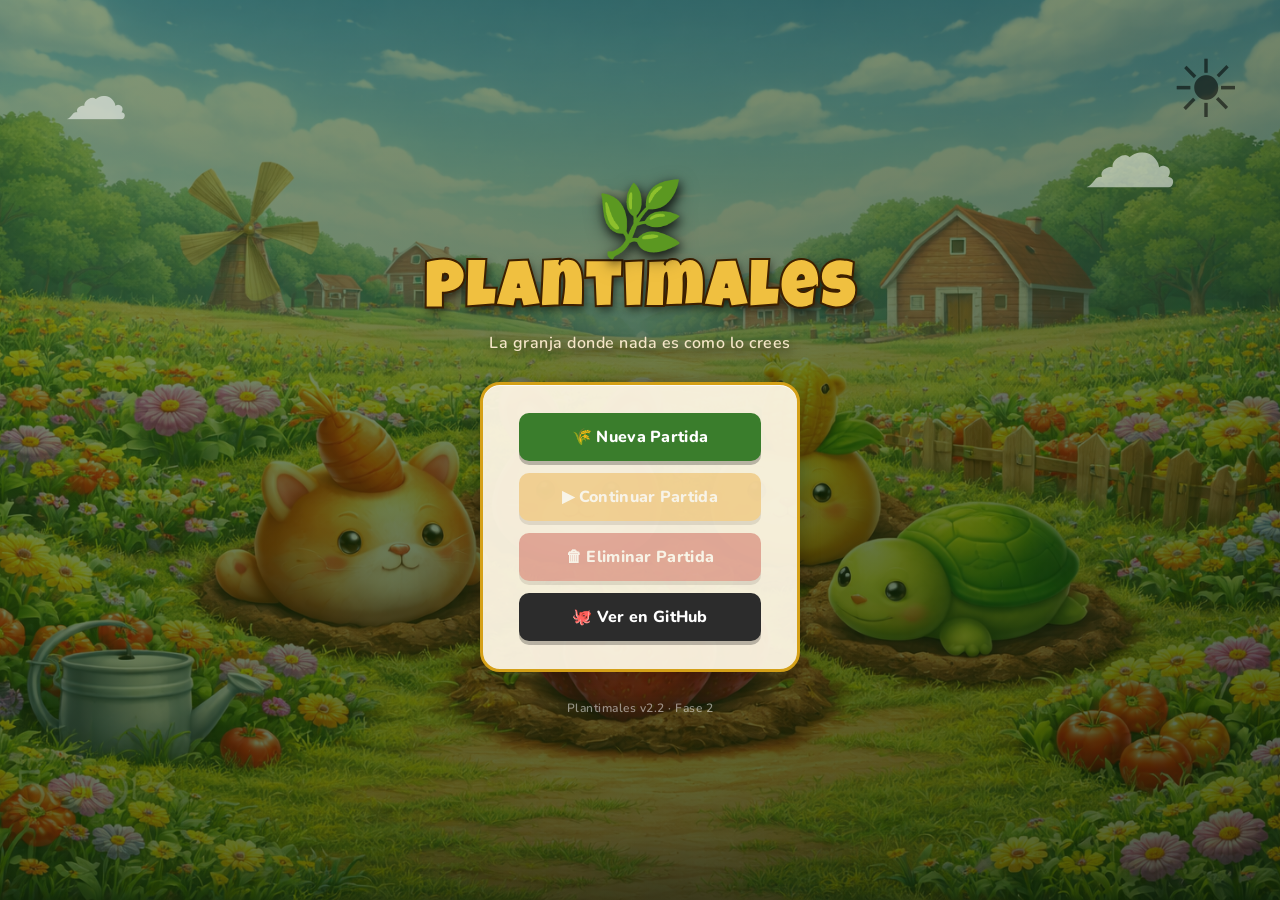
<file: index.html>
<!DOCTYPE html>
<html lang="es">
<head>
    <meta charset="UTF-8">
    <title>Plantimales</title>
    <link rel="preconnect" href="https://fonts.googleapis.com">
    <link rel="preconnect" href="https://fonts.gstatic.com" crossorigin>
    <link href="https://fonts.googleapis.com/css2?family=Luckiest+Guy&family=Nunito:wght@400;600;700;800&display=swap" rel="stylesheet">
    <link rel="stylesheet" href="estilos.css">
</head>
<body>

    <!-- =====================================================
         PANTALLA: MENU DE INICIO
         ===================================================== -->
    <div id="pantalla-inicio" class="pantalla activa">
        <div class="deco deco-nube deco-nube-1">&#9729;</div>
        <div class="deco deco-nube deco-nube-2">&#9729;</div>
        <div class="deco deco-sol">&#9728;</div>

        <div class="inicio-contenido">
            <div class="logo-bloque">
                <div class="logo-icono">&#127807;</div>
                <h1 class="logo-titulo">Plantimales</h1>
                <p class="logo-subtitulo">La granja donde nada es como lo crees</p>
            </div>
            <div class="inicio-card">
                <button id="btn-nueva"     class="btn-inicio btn-verde">&#127806; Nueva Partida</button>
                <button id="btn-continuar" class="btn-inicio btn-amarillo">&#9654; Continuar Partida</button>
                <button id="btn-eliminar"  class="btn-inicio btn-rojo">&#128465; Eliminar Partida</button>
                <a id="btn-github" class="btn-inicio btn-oscuro" href="https://github.com/IvanTrinidad/Proyecto2.1" target="_blank">&#128025; Ver en GitHub</a>
            </div>
            <p class="inicio-version">Plantimales v2.2 &middot; Fase 2</p>
        </div>
    </div>

    <script src="Guardado.js?v=2"></script>
    <script src="inicio.js?v=2"></script>

</body>
</html>
</file>
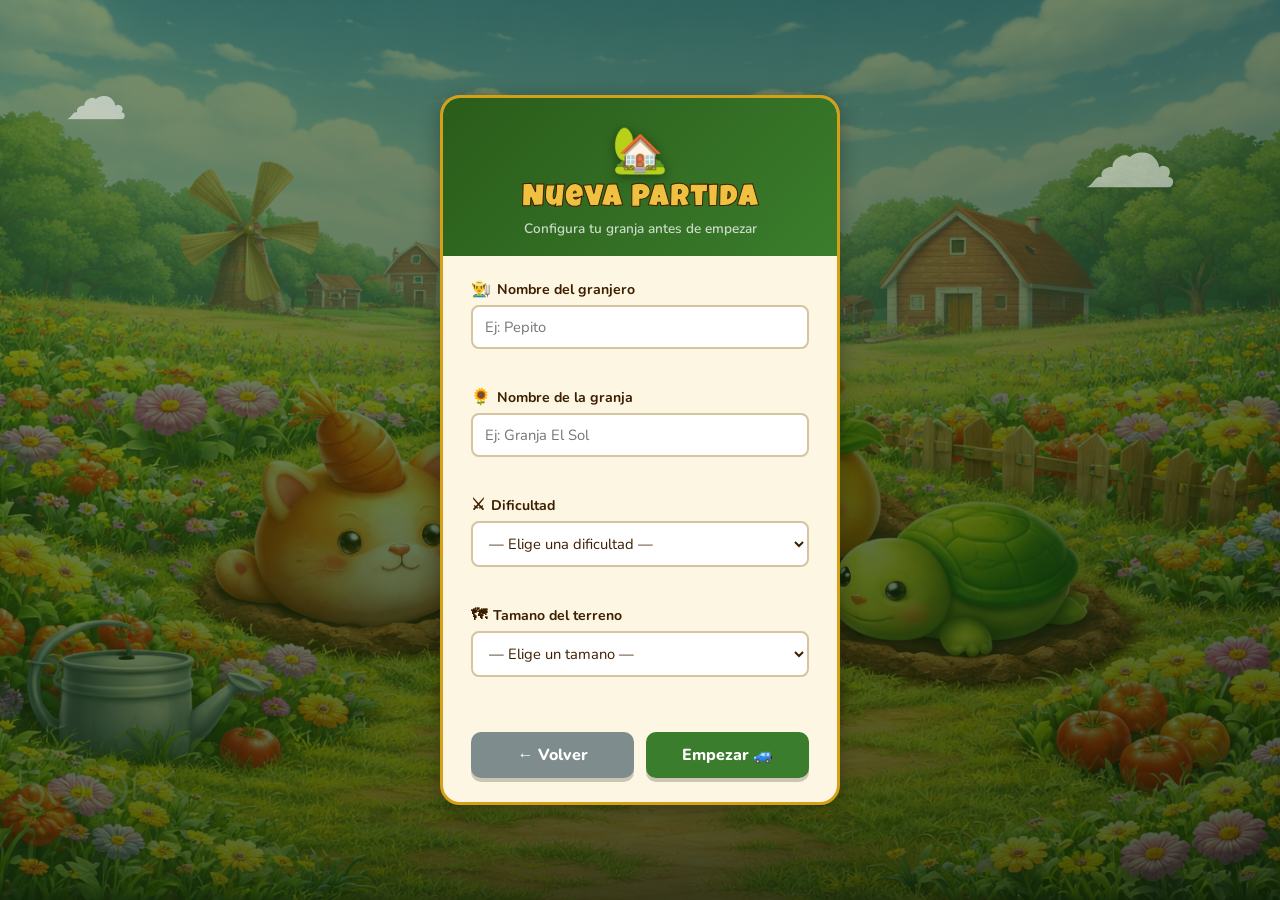
<file: config.html>
<!DOCTYPE html>
<html lang="es">
<head>
    <meta charset="UTF-8">
    <title>Plantimales — Nueva Partida</title>
    <link rel="preconnect" href="https://fonts.googleapis.com">
    <link rel="preconnect" href="https://fonts.gstatic.com" crossorigin>
    <link href="https://fonts.googleapis.com/css2?family=Luckiest+Guy&family=Nunito:wght@400;600;700;800&display=swap" rel="stylesheet">
    <link rel="stylesheet" href="estilos.css">
</head>
<body>

    <!-- =====================================================
         PANTALLA: CONFIGURACION DE PARTIDA
         ===================================================== -->
    <div id="pantalla-config" class="pantalla activa">
        <div class="deco deco-nube deco-nube-1">&#9729;</div>
        <div class="deco deco-nube deco-nube-2">&#9729;</div>

        <div class="config-contenido">
            <div class="config-card">
                <div class="config-header">
                    <span class="config-icono">&#127969;</span>
                    <h2>Nueva Partida</h2>
                    <p class="config-desc">Configura tu granja antes de empezar</p>
                </div>

                <div class="config-campos">
                    <div class="campo">
                        <label for="inp-nombre"><span class="campo-icono">&#128104;&#8205;&#127806;</span> Nombre del granjero</label>
                        <input type="text" id="inp-nombre" maxlength="20" placeholder="Ej: Pepito">
                        <span class="error" id="err-nombre"></span>
                    </div>
                    <div class="campo">
                        <label for="inp-granja"><span class="campo-icono">&#127803;</span> Nombre de la granja</label>
                        <input type="text" id="inp-granja" maxlength="25" placeholder="Ej: Granja El Sol">
                        <span class="error" id="err-granja"></span>
                    </div>
                    <div class="campo">
                        <label for="inp-dificultad"><span class="campo-icono">&#9876;</span> Dificultad</label>
                        <select id="inp-dificultad">
                            <option value="">&#8212; Elige una dificultad &#8212;</option>
                            <option value="facil">&#128994; Facil &mdash; 200 monedas iniciales</option>
                            <option value="normal">&#128993; Normal &mdash; 100 monedas iniciales</option>
                            <option value="dificil">&#128308; Dificil &mdash; 50 monedas iniciales</option>
                        </select>
                        <span class="error" id="err-dificultad"></span>
                    </div>
                    <div class="campo">
                        <label for="inp-terreno"><span class="campo-icono">&#128506;</span> Tamano del terreno</label>
                        <select id="inp-terreno">
                            <option value="">&#8212; Elige un tamano &#8212;</option>
                            <option value="4">&#127807; Pequeno &mdash; 4 parcelas</option>
                            <option value="6">&#127807; Mediano &mdash; 6 parcelas</option>
                            <option value="9">&#127795; Grande &mdash; 9 parcelas</option>
                        </select>
                        <span class="error" id="err-terreno"></span>
                    </div>
                </div>

                <div class="config-botones">
                    <button id="btn-volver"  class="btn-config btn-config-gris">&#8592; Volver</button>
                    <button id="btn-empezar" class="btn-config btn-config-verde">Empezar &#128665;</button>
                </div>
            </div>
        </div>
    </div>

    <script src="Guardado.js?v=2"></script>
    <script src="config.js?v=2"></script>

</body>
</html>
</file>
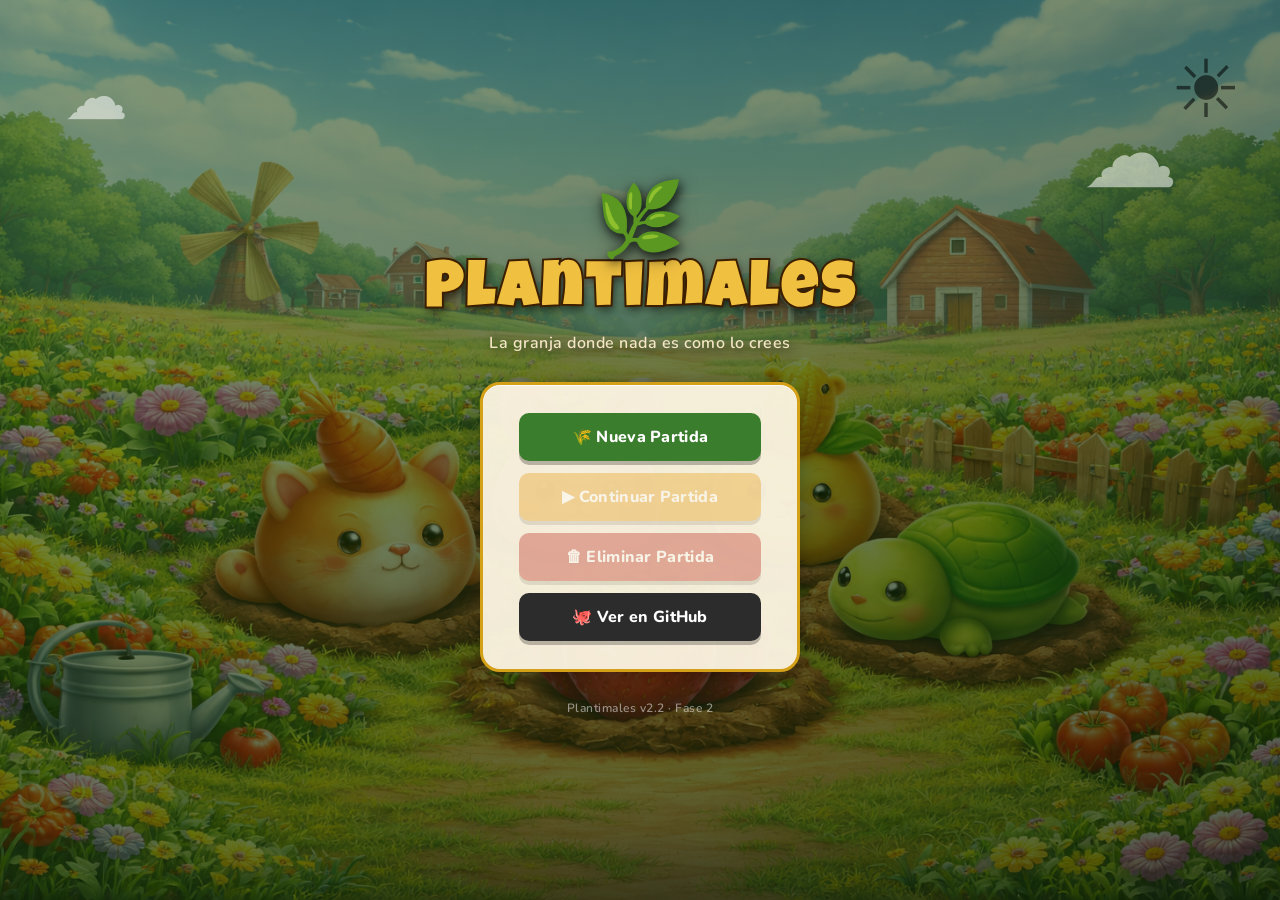
<file: juego.html>
<!DOCTYPE html>
<html lang="es">
<head>
    <meta charset="UTF-8">
    <title>Plantimales — Juego</title>
    <link rel="preconnect" href="https://fonts.googleapis.com">
    <link rel="preconnect" href="https://fonts.gstatic.com" crossorigin>
    <link href="https://fonts.googleapis.com/css2?family=Luckiest+Guy&family=Nunito:wght@400;600;700;800&display=swap" rel="stylesheet">
    <link rel="stylesheet" href="estilos.css">
</head>
<body>

    <!-- =====================================================
         PANTALLA: JUEGO PRINCIPAL
         ===================================================== -->
    <div id="pantalla-juego" class="pantalla activa">

        <div id="barra">
            <div class="barra-info">
                <span class="barra-chip barra-chip-verde">
                    <span class="chip-icono">&#128104;&#8205;&#127806;</span>
                    <span id="lbl-nombre">&#8212;</span>
                </span>
                <span class="barra-chip barra-chip-marron">
                    <span class="chip-icono">&#127969;</span>
                    <span id="lbl-granja">&#8212;</span>
                </span>
                <span class="barra-chip barra-chip-dorado">
                    <span class="chip-icono">&#129779;</span>
                    <strong id="lbl-dinero">0</strong>
                </span>
            </div>
            <div class="barra-acciones">
                <button id="btn-guardar"  class="btn-barra btn-barra-naranja">&#128190; Guardar</button>
                <button id="btn-tienda"   class="btn-barra btn-barra-azul">&#128722; Tienda</button>
                <button id="btn-menu"     class="btn-barra btn-barra-gris">&#8592; Menu</button>
            </div>
        </div>

        <div id="zona-juego">

            <div id="panel-lateral">
                <div class="panel-seccion">
                    <h3 class="panel-titulo"><span>&#128295;</span> Herramientas</h3>
                    <div id="lista-herramientas"></div>
                </div>
                <div class="panel-seccion">
                    <h3 class="panel-titulo"><span>&#127820;</span> Semillas</h3>
                    <div id="lista-inventario"></div>
                </div>
            </div>

            <div id="panel-terreno">
                <div class="terreno-header">
                    <h3>&#127806; Terreno de Plantimales</h3>
                </div>
                <div id="cuadricula"></div>
                <p id="ayuda">Selecciona una semilla del panel y haz clic en una parcela para plantar.</p>
            </div>
            
        </div>
        <!-- Banner de logro -->
        <div id="logro-banner" class="logro-banner">
            <span class="logro-icono"></span>
            <div class="logro-texto">
                <strong>¡Logro desbloqueado!</strong>
                <span>Granjero Millonario: has acumulado 1000 monedas</span>
            </div>
        </div>
    </div>

    <script src="Granjero.js?v=2"></script>
    <script src="Herramienta.js?v=2"></script>
    <script src="Semilla.js?v=2"></script>
    <script src="Parcela.js?v=2"></script>
    <script src="Terreno.js?v=2"></script>
    <script src="Guardado.js?v=2"></script>
    <script src="DatosXML.js?v=2"></script>
    <script src="juego.js?v=2"></script>

</body>
</html>
</file>
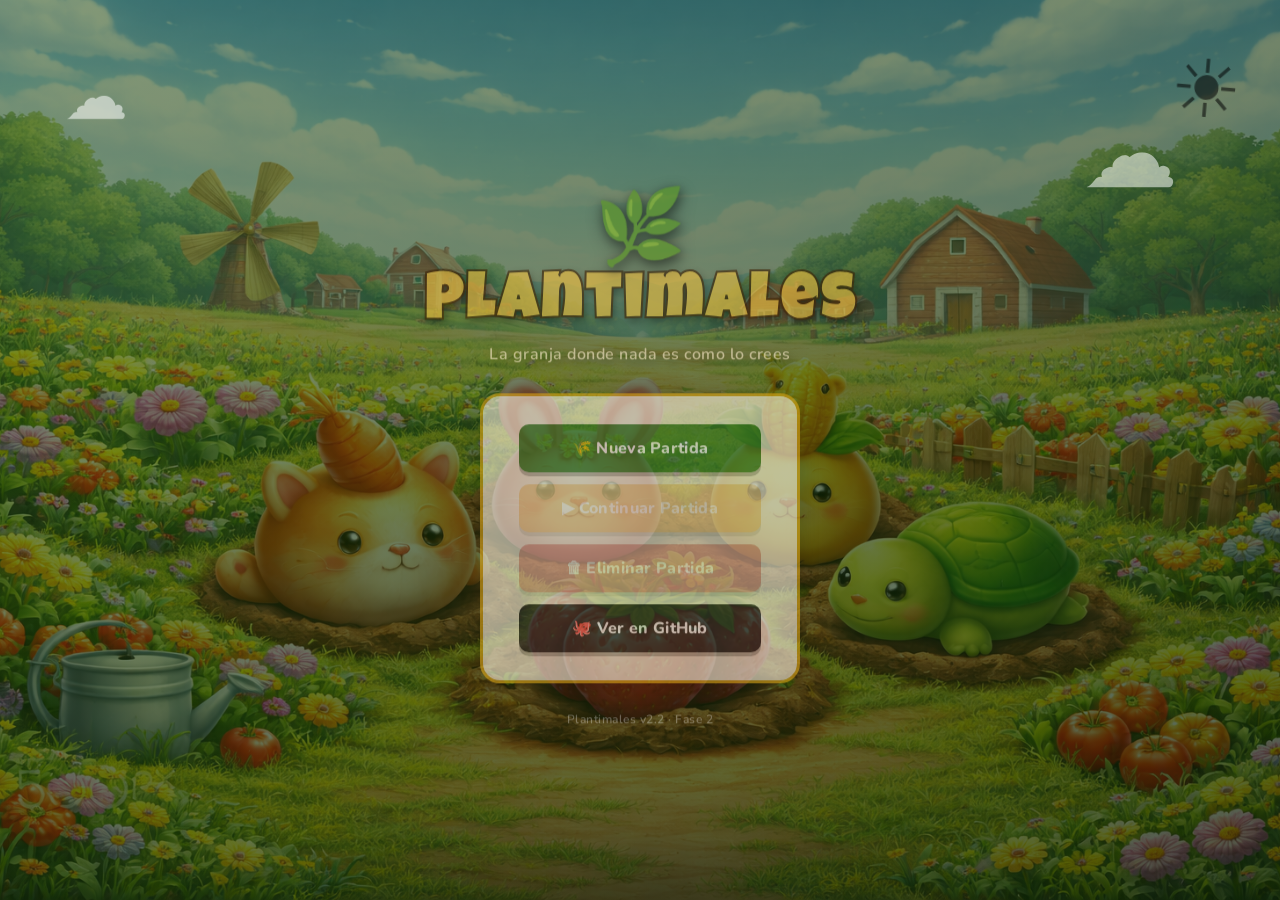
<file: tienda.html>
<!DOCTYPE html>
<html lang="es">
<head>
    <meta charset="UTF-8">
    <title>Plantimales — Tienda</title>
    <link rel="preconnect" href="https://fonts.googleapis.com">
    <link rel="preconnect" href="https://fonts.gstatic.com" crossorigin>
    <link href="https://fonts.googleapis.com/css2?family=Luckiest+Guy&family=Nunito:wght@400;600;700;800&display=swap" rel="stylesheet">
    <link rel="stylesheet" href="estilos.css">
</head>
<body>

    <!-- =====================================================
         PANTALLA: TIENDA
         ===================================================== -->
    <div id="pantalla-tienda" class="pantalla activa">

        <div id="tienda-barra">
            <div class="tienda-barra-left">
                <span class="tienda-titulo-barra">&#128722; Tienda de Plantimales</span>
            </div>
            <div class="tienda-barra-center">
                <span class="barra-chip barra-chip-dorado">
                    <span class="chip-icono">&#129779;</span>
                    <strong id="tienda-dinero">0</strong> monedas
                </span>
            </div>
            <div class="tienda-barra-right">
                <button id="btn-tienda-volver" class="btn-barra btn-barra-gris">&#8592; Volver al juego</button>
            </div>
        </div>

        <div id="tienda-cuerpo">

            <!-- COLUMNA 1: Comprar -->
            <div class="tienda-seccion">
                <div class="tienda-seccion-header tienda-header-verde">
                    <h3>&#127807; Comprar Semillas</h3>
                </div>
                <div id="tienda-filtro">
                    <div class="filtro-fila">
                        <label class="filtro-label">Filtrar por:</label>
                        <select id="filtro-criterio" class="filtro-select">
                            <option value="tipo">Tipo de cultivo</option>
                            <option value="precioMax">Precio compra maximo</option>
                            <option value="tiempoMax">Tiempo maduracion max (s)</option>
                            <option value="ventaMin">Precio venta minimo</option>
                        </select>
                    </div>
                    <div class="filtro-fila">
                        <input type="text" id="filtro-valor" class="filtro-input" placeholder="Escribe un valor...">
                        <button id="btn-filtrar"        class="btn-filtro btn-filtro-aplicar">&#128269; Filtrar</button>
                        <button id="btn-limpiar-filtro" class="btn-filtro btn-filtro-limpiar">&#10005; Ver todas</button>
                    </div>
                    <p class="filtro-ayuda">Tipos disponibles: <em>animal</em>, <em>ave</em>, <em>insecto</em></p>
                </div>
                <div id="tienda-compra-lista"></div>
            </div>

            <!-- COLUMNA 2: Vender -->
            <div class="tienda-seccion">
                <div class="tienda-seccion-header tienda-header-naranja">
                    <h3>&#129186; Vender Cultivos</h3>
                    <p class="seccion-desc">Cultivos recolectados listos para vender</p>
                </div>
                <div id="tienda-venta-lista"></div>
            </div>

            <!-- COLUMNA 3: Mejorar -->
            <div class="tienda-seccion">
                <div class="tienda-seccion-header tienda-header-azul">
                    <h3>&#11014; Mejorar Herramientas</h3>
                    <p class="seccion-desc">Mejora tus herramientas para producir mas</p>
                </div>
                <div id="tienda-mejoras-lista"></div>
            </div>

        </div>
    </div>

    <script src="Granjero.js?v=2"></script>
    <script src="Herramienta.js?v=2"></script>
    <script src="Semilla.js?v=2"></script>
    <script src="Guardado.js?v=2"></script>
    <script src="DatosXML.js?v=2"></script>
    <script src="Tienda.js?v=2"></script>
    <script src="tienda-init.js?v=2"></script>

</body>
</html>
</file>
<file: estilos.css>
/* ============================================================
   VARIABLES Y RESET GLOBAL
   ============================================================ */
:root {
    --verde-oscuro:  #2a5c1a;
    --verde-medio:   #3a7d2c;
    --verde-claro:   #5a9e48;
    --amarillo:      #f0c040;
    --dorado:        #d4a017;
    --naranja:       #e67e22;
    --rojo:          #c0392b;
    --marron-oscuro: #3d1f00;
    --marron-medio:  #6b3a1f;
    --marron-claro:  #a0784a;
    --crema:         #fdf6e3;
    --crema-oscura:  #f5e6c8;
    --azul:          #2980b9;
    --morado:        #8e44ad;
    --gris:          #7f8c8d;
    --sombra:        0 4px 20px rgba(0,0,0,0.3);
    --radio:         12px;
    --fuente-titulo: 'Luckiest Guy', cursive;
    --fuente-cuerpo: 'Nunito', sans-serif;
}

* {
    box-sizing: border-box;
    margin: 0;
    padding: 0;
}

body {
    font-family: var(--fuente-cuerpo);
    background: var(--verde-oscuro);
    overflow: hidden;
}

/* ============================================================
   SISTEMA DE PANTALLAS
   ============================================================ */
.pantalla {
    display: none;
    width: 100vw;
    height: 100vh;
    overflow: hidden;
}

.pantalla.activa {
    display: block;
}

/* ============================================================
   DECORACIONES COMPARTIDAS (nubes y sol)
   ============================================================ */
.deco {
    position: absolute;
    pointer-events: none;
    user-select: none;
    z-index: 0;
    opacity: 0.55;
}

.deco-nube {
    font-size: 5rem;
    color: white;
    animation: flotar 6s ease-in-out infinite;
}

.deco-nube-1 { top: 6%;  left: 5%;  animation-delay: 0s;   font-size: 4rem; }
.deco-nube-2 { top: 10%; right: 8%; animation-delay: 2.5s; font-size: 6rem; }
.deco-nube-3 { top: 3%;  left: 40%; animation-delay: 1.2s; font-size: 3.5rem; }

.deco-sol {
    font-size: 5rem;
    top: 4%;
    right: 3%;
    animation: girar-sol 20s linear infinite;
}

@keyframes flotar {
    0%, 100% { transform: translateY(0); }
    50%       { transform: translateY(-14px); }
}

@keyframes girar-sol {
    from { transform: rotate(0deg); }
    to   { transform: rotate(360deg); }
}

/* ============================================================
   PANTALLA 1 — MENU DE INICIO
   ============================================================ */
#pantalla-inicio {
    position: relative;
    background-image: url(imagenes/fondo_menu.png);
    background-size: cover;
    background-position: center;
    display: none;
    align-items: center;
    justify-content: center;
}

#pantalla-inicio.activa {
    display: flex;
}

/* Capa oscura sobre el fondo */
#pantalla-inicio::before {
    content: '';
    position: absolute;
    inset: 0;
    background: linear-gradient(160deg, rgba(30,70,10,0.55) 0%, rgba(10,30,5,0.7) 100%);
    z-index: 0;
}

.inicio-contenido {
    position: relative;
    z-index: 1;
    display: flex;
    flex-direction: column;
    align-items: center;
    gap: 28px;
    animation: entrada 0.6s ease-out both;
}

@keyframes entrada {
    from { opacity: 0; transform: translateY(30px); }
    to   { opacity: 1; transform: translateY(0); }
}

/* Logo */
.logo-bloque {
    text-align: center;
    text-shadow: 2px 4px 10px rgba(0,0,0,0.6);
}

.logo-icono {
    font-size: 4.5rem;
    line-height: 1;
    filter: drop-shadow(0 4px 8px rgba(0,0,0,0.5));
    animation: saltar 1.8s ease-in-out infinite;
}

@keyframes saltar {
    0%, 100% { transform: translateY(0) scale(1); }
    45%       { transform: translateY(-18px) scale(1.08); }
    60%       { transform: translateY(-12px) scale(1.05); }
}

.logo-titulo {
    font-family: var(--fuente-titulo);
    font-size: 4rem;
    color: var(--amarillo);
    letter-spacing: 3px;
    -webkit-text-stroke: 2px var(--marron-oscuro);
    line-height: 1;
    margin-top: 6px;
}

.logo-subtitulo {
    font-size: 1rem;
    color: var(--crema-oscura);
    font-weight: 600;
    margin-top: 6px;
    letter-spacing: 0.5px;
}

/* Tarjeta de botones */
.inicio-card {
    background: rgba(253, 246, 227, 0.95);
    border-radius: 20px;
    padding: 28px 36px;
    width: 320px;
    display: flex;
    flex-direction: column;
    gap: 12px;
    box-shadow: var(--sombra), inset 0 1px 0 rgba(255,255,255,0.8);
    border: 3px solid var(--dorado);
}

.btn-inicio {
    display: flex;
    align-items: center;
    justify-content: center;
    gap: 10px;
    width: 100%;
    padding: 13px 16px;
    border: none;
    border-radius: 10px;
    font-family: var(--fuente-cuerpo);
    font-size: 1rem;
    font-weight: 800;
    cursor: pointer;
    transition: transform 0.12s, filter 0.12s, box-shadow 0.12s;
    text-decoration: none;
    box-shadow: 0 4px 0 rgba(0,0,0,0.25);
    letter-spacing: 0.3px;
}

.btn-inicio:hover:not(:disabled) {
    transform: translateY(-2px);
    filter: brightness(1.1);
    box-shadow: 0 6px 0 rgba(0,0,0,0.25);
}

.btn-inicio:active:not(:disabled) {
    transform: translateY(2px);
    box-shadow: 0 2px 0 rgba(0,0,0,0.25);
}

.btn-inicio:disabled {
    opacity: 0.38;
    cursor: not-allowed;
}

.btn-verde   { background: var(--verde-medio); color: white; }
.btn-amarillo{ background: #e8a020;            color: white; }
.btn-rojo    { background: var(--rojo);        color: white; }
.btn-oscuro  { background: #2c2c2c;            color: white; }

.inicio-version {
    font-size: 0.75rem;
    color: rgba(255,255,255,0.5);
    font-weight: 600;
    letter-spacing: 0.5px;
}

/* ============================================================
   PANTALLA 2 — CONFIGURACION
   ============================================================ */
#pantalla-config {
    position: relative;
    background-image: url(imagenes/fondo_menu.png);
    background-size: cover;
    background-position: center;
    display: none;
    align-items: center;
    justify-content: center;
}

#pantalla-config.activa {
    display: flex;
}

#pantalla-config::before {
    content: '';
    position: absolute;
    inset: 0;
    background: linear-gradient(160deg, rgba(30,70,10,0.6) 0%, rgba(10,30,5,0.72) 100%);
    z-index: 0;
}

.config-contenido {
    position: relative;
    z-index: 1;
    animation: entrada 0.5s ease-out both;
}

.config-card {
    background: var(--crema);
    border-radius: 20px;
    width: 400px;
    overflow: hidden;
    box-shadow: var(--sombra);
    border: 3px solid var(--dorado);
}

.config-header {
    background: linear-gradient(135deg, var(--verde-oscuro), var(--verde-medio));
    padding: 22px 28px 18px;
    text-align: center;
    color: white;
}

.config-icono {
    font-size: 2.8rem;
    display: block;
    margin-bottom: 4px;
    filter: drop-shadow(0 2px 6px rgba(0,0,0,0.4));
}

.config-header h2 {
    font-family: var(--fuente-titulo);
    font-size: 1.9rem;
    letter-spacing: 2px;
    color: var(--amarillo);
    -webkit-text-stroke: 1px var(--marron-oscuro);
}

.config-desc {
    font-size: 0.85rem;
    color: rgba(255,255,255,0.75);
    margin-top: 4px;
    font-weight: 600;
}

.config-campos {
    padding: 22px 28px 4px;
}

/* Campos del formulario */
.campo {
    margin-bottom: 16px;
}

.campo label {
    display: flex;
    align-items: center;
    gap: 6px;
    font-weight: 700;
    font-size: 0.88rem;
    color: var(--marron-oscuro);
    margin-bottom: 5px;
}

.campo-icono {
    font-size: 1rem;
}

.campo input,
.campo select {
    width: 100%;
    padding: 10px 12px;
    border: 2px solid #d4c4a0;
    border-radius: 8px;
    font-family: var(--fuente-cuerpo);
    font-size: 0.92rem;
    background: white;
    color: var(--marron-oscuro);
    transition: border-color 0.2s;
    outline: none;
}

.campo input:focus,
.campo select:focus {
    border-color: var(--verde-medio);
    box-shadow: 0 0 0 3px rgba(58,125,44,0.18);
}

.campo input.campo-error,
.campo select.campo-error {
    border-color: var(--rojo);
    box-shadow: 0 0 0 3px rgba(192,57,43,0.15);
}

.error {
    color: var(--rojo);
    font-size: 0.78rem;
    font-weight: 700;
    display: block;
    min-height: 18px;
    margin-top: 3px;
}

/* Botones de config */
.config-botones {
    display: flex;
    gap: 12px;
    padding: 14px 28px 24px;
}

.btn-config {
    flex: 1;
    padding: 12px;
    border: none;
    border-radius: 10px;
    font-family: var(--fuente-cuerpo);
    font-size: 1rem;
    font-weight: 800;
    cursor: pointer;
    transition: transform 0.12s, filter 0.12s;
    box-shadow: 0 4px 0 rgba(0,0,0,0.2);
}

.btn-config:hover { transform: translateY(-2px); filter: brightness(1.08); }
.btn-config:active { transform: translateY(2px); box-shadow: 0 2px 0 rgba(0,0,0,0.2); }

.btn-config-gris  { background: var(--gris);         color: white; }
.btn-config-verde { background: var(--verde-medio);   color: white; }

/* ============================================================
   PANTALLA 3 — JUEGO PRINCIPAL
   ============================================================ */
#pantalla-juego.activa {
    display: flex;
    flex-direction: column;
}

/* --- BARRA SUPERIOR --- */
#barra {
    background: linear-gradient(90deg, var(--marron-oscuro) 0%, #2a1200 100%);
    padding: 8px 16px;
    display: flex;
    align-items: center;
    justify-content: space-between;
    gap: 12px;
    flex-wrap: wrap;
    border-bottom: 3px solid var(--dorado);
    flex-shrink: 0;
    min-height: 52px;
}

.barra-info {
    display: flex;
    align-items: center;
    gap: 8px;
    flex-wrap: wrap;
}

.barra-chip {
    display: inline-flex;
    align-items: center;
    gap: 5px;
    padding: 4px 12px;
    border-radius: 20px;
    font-size: 0.88rem;
    font-weight: 700;
}

.barra-chip-verde  { background: var(--verde-medio);  color: white; }
.barra-chip-marron { background: var(--marron-medio);  color: var(--crema-oscura); }
.barra-chip-dorado { background: var(--dorado);        color: var(--marron-oscuro); }

.chip-icono { font-size: 1rem; }

.barra-acciones {
    display: flex;
    align-items: center;
    gap: 8px;
}

.btn-barra {
    padding: 6px 14px;
    border: none;
    border-radius: 8px;
    font-family: var(--fuente-cuerpo);
    font-size: 0.83rem;
    font-weight: 700;
    cursor: pointer;
    transition: transform 0.1s, filter 0.1s;
    box-shadow: 0 3px 0 rgba(0,0,0,0.3);
}

.btn-barra:hover  { transform: translateY(-1px); filter: brightness(1.1); }
.btn-barra:active { transform: translateY(1px); box-shadow: 0 1px 0 rgba(0,0,0,0.3); }

.btn-barra-naranja { background: var(--naranja); color: white; }
.btn-barra-azul    { background: var(--azul);    color: white; }
.btn-barra-gris    { background: var(--gris);    color: white; }
.btn-barra-morado  { background: var(--morado);  color: white; font-size: 0.75rem; }

/* --- ZONA DE JUEGO --- */
#zona-juego {
    display: flex;
    flex: 1;
    overflow: hidden;
}

/* --- PANEL LATERAL --- */
#panel-lateral {
    width: 195px;
    background: linear-gradient(180deg, #fdf6e3 0%, #f5e0b0 100%);
    border-right: 3px solid var(--dorado);
    display: flex;
    flex-direction: column;
    gap: 0;
    overflow-y: auto;
    flex-shrink: 0;
}

.panel-seccion {
    padding: 10px 10px 6px;
    border-bottom: 2px dashed #d4c4a0;
}

.panel-titulo {
    display: flex;
    align-items: center;
    gap: 6px;
    font-family: var(--fuente-titulo);
    font-size: 0.95rem;
    color: var(--verde-oscuro);
    letter-spacing: 1px;
    padding-bottom: 6px;
    margin-bottom: 6px;
    border-bottom: 2px solid #c8b480;
}

/* Herramientas en panel */
.herramienta {
    display: flex;
    align-items: center;
    gap: 8px;
    padding: 6px 8px;
    margin-bottom: 5px;
    background: white;
    border: 2px solid #d4c4a0;
    border-radius: 8px;
    font-size: 0.82rem;
    font-weight: 600;
    color: var(--marron-oscuro);
}

.herramienta img {
    width: 30px;
    height: 30px;
    object-fit: contain;
    border-radius: 4px;
    background: #f0eadc;
}

/* Inventario en panel */
.item-inv {
    display: flex;
    align-items: center;
    gap: 7px;
    padding: 6px 8px;
    margin-bottom: 5px;
    border: 2px solid #d4c4a0;
    border-radius: 8px;
    cursor: pointer;
    font-size: 0.82rem;
    font-weight: 600;
    background: white;
    transition: border-color 0.15s, background 0.15s;
}

.item-inv:hover        { border-color: var(--verde-medio); background: #f0fcea; }
.item-inv.seleccionado { border-color: var(--naranja); background: #fff5ee; }

.item-inv img {
    width: 44px;
    height: 44px;
    object-fit: contain;
    border-radius: 5px;
    background: #f0eadc;
}

.texto-vacio {
    color: #b0a080;
    font-size: 0.78rem;
    text-align: center;
    padding: 8px 0;
    font-style: italic;
}

/* --- PANEL TERRENO --- */
#panel-terreno {
    flex: 1;
    display: flex;
    flex-direction: column;
    align-items: center;
    gap: 14px;
    overflow-y: auto;
    padding: 18px;
    background-image: url(imagenes/fondo_terreno.png);
    background-size: cover;
    background-position: center;
}

.terreno-header h3 {
    font-family: var(--fuente-titulo);
    font-size: 1.25rem;
    letter-spacing: 2px;
    color: var(--marron-oscuro);
    background: rgba(253, 246, 227, 0.9);
    padding: 6px 22px;
    border-radius: 30px;
    border: 2px solid var(--dorado);
    box-shadow: 0 2px 8px rgba(0,0,0,0.2);
}

/* Cuadrícula */
#cuadricula {
    display: grid;
    gap: 50px;
    background: rgba(255,255,255,0.12);
    padding: 20px;
    border-radius: 16px;
    backdrop-filter: blur(2px);
    border: 2px solid rgba(255,255,255,0.25);
}

/* Parcelas */
.parcela {
    width: 150px;
    height: 150px;
    background: rgba(139, 90, 43, 0.82);
    border: 3px solid #5c3317;
    border-radius: 12px;
    display: flex;
    flex-direction: column;
    align-items: center;
    justify-content: center;
    cursor: pointer;
    text-align: center;
    transition: transform 0.12s, filter 0.12s, box-shadow 0.12s;
    box-shadow: 0 4px 10px rgba(0,0,0,0.3), inset 0 1px 0 rgba(255,255,255,0.15);
}

.parcela:hover {
    transform: translateY(-3px) scale(1.03);
    filter: brightness(1.12);
    box-shadow: 0 8px 18px rgba(0,0,0,0.35);
}

.parcela.madura {
    border-color: gold;
    background: rgba(210,170,30,0.88);
    animation: pulso-maduro 1.4s ease-in-out infinite;
}

@keyframes pulso-maduro {
    0%, 100% { box-shadow: 0 0 0 0 rgba(255,215,0,0.5); }
    50%       { box-shadow: 0 0 0 8px rgba(255,215,0,0); }
}

.parcela img {
    width: 118px;
    height: 118px;
    object-fit: contain;
}

.parcela p {
    font-size: 0.72rem;
    color: white;
    font-weight: 800;
    text-shadow: 1px 1px 3px black;
    margin-top: 3px;
}

/* Texto de ayuda */
#ayuda {
    background: rgba(253, 246, 227, 0.88);
    padding: 7px 18px;
    border-radius: 20px;
    font-size: 0.83rem;
    font-weight: 600;
    color: var(--marron-oscuro);
    border: 2px solid var(--dorado);
    box-shadow: 0 2px 6px rgba(0,0,0,0.15);
}

/* ============================================================
   PANTALLA 4 — TIENDA
   ============================================================ */
#pantalla-tienda.activa {
    display: flex;
    flex-direction: column;
    background: linear-gradient(160deg, #1a0a00 0%, #2d1500 100%);
}

/* --- BARRA TIENDA --- */
#tienda-barra {
    display: flex;
    align-items: center;
    justify-content: space-between;
    padding: 10px 20px;
    background: linear-gradient(90deg, var(--marron-oscuro) 0%, #2a1200 100%);
    border-bottom: 3px solid var(--dorado);
    flex-shrink: 0;
    min-height: 52px;
    flex-wrap: wrap;
    gap: 10px;
}

.tienda-barra-left,
.tienda-barra-right,
.tienda-barra-center {
    display: flex;
    align-items: center;
    gap: 10px;
}

.tienda-titulo-barra {
    font-family: var(--fuente-titulo);
    font-size: 1.3rem;
    color: var(--amarillo);
    letter-spacing: 2px;
    -webkit-text-stroke: 0.5px var(--marron-oscuro);
}

/* --- CUERPO TIENDA (3 columnas) --- */
#tienda-cuerpo {
    display: flex;
    gap: 12px;
    padding: 14px;
    flex: 1;
    overflow: hidden;
}

.tienda-seccion {
    flex: 1;
    display: flex;
    flex-direction: column;
    background: rgba(255,255,255,0.06);
    border-radius: 14px;
    border: 2px solid rgba(255,255,255,0.1);
    overflow: hidden;
}

.tienda-seccion-header {
    padding: 12px 16px 10px;
    border-bottom: 2px solid rgba(255,255,255,0.12);
}

.tienda-header-verde  { background: linear-gradient(135deg, rgba(42,92,26,0.8), rgba(58,125,44,0.6)); }
.tienda-header-naranja{ background: linear-gradient(135deg, rgba(120,50,0,0.8), rgba(180,80,20,0.6)); }
.tienda-header-azul   { background: linear-gradient(135deg, rgba(15,60,100,0.8), rgba(41,128,185,0.6)); }

.tienda-seccion-header h3 {
    font-family: var(--fuente-titulo);
    font-size: 1.05rem;
    color: var(--amarillo);
    letter-spacing: 1.5px;
    -webkit-text-stroke: 0.3px var(--marron-oscuro);
}

.seccion-desc {
    font-size: 0.78rem;
    color: rgba(245,230,200,0.65);
    margin-top: 3px;
    font-weight: 600;
}

/* Área scrollable de cada sección */
#tienda-compra-lista,
#tienda-venta-lista,
#tienda-mejoras-lista {
    flex: 1;
    overflow-y: auto;
    padding: 10px 12px;
}

/* --- FILTRO XPATH --- */
#tienda-filtro {
    padding: 10px 12px 6px;
    border-bottom: 1px solid rgba(255,255,255,0.1);
    display: flex;
    flex-direction: column;
    gap: 6px;
}

.filtro-fila {
    display: flex;
    align-items: center;
    gap: 6px;
}

.filtro-label {
    font-size: 0.78rem;
    font-weight: 700;
    color: var(--crema-oscura);
    white-space: nowrap;
}

.filtro-select,
.filtro-input {
    flex: 1;
    padding: 5px 8px;
    border-radius: 7px;
    border: 1px solid var(--marron-claro);
    background: rgba(255,255,255,0.08);
    color: var(--crema-oscura);
    font-family: var(--fuente-cuerpo);
    font-size: 0.8rem;
    outline: none;
    min-width: 0;
}

.filtro-select:focus,
.filtro-input:focus {
    border-color: var(--amarillo);
    background: rgba(255,255,255,0.13);
}

.filtro-select option { background: #2a1200; color: var(--crema-oscura); }

.btn-filtro {
    padding: 5px 10px;
    border: none;
    border-radius: 7px;
    font-family: var(--fuente-cuerpo);
    font-size: 0.78rem;
    font-weight: 700;
    cursor: pointer;
    white-space: nowrap;
    transition: filter 0.12s;
}
.btn-filtro:hover { filter: brightness(1.12); }

.btn-filtro-aplicar { background: var(--verde-claro); color: white; }
.btn-filtro-limpiar { background: var(--gris);        color: white; }

.filtro-ayuda {
    font-size: 0.73rem;
    color: rgba(245,230,200,0.5);
    font-style: italic;
    padding-left: 2px;
}

/* --- TARJETAS DE ARTÍCULO DE TIENDA --- */
.tienda-item {
    display: flex;
    align-items: flex-start;
    gap: 10px;
    background: rgba(255,255,255,0.07);
    border: 1px solid rgba(255,255,255,0.1);
    border-radius: 10px;
    padding: 10px;
    margin-bottom: 8px;
    transition: background 0.15s, transform 0.12s;
}

.tienda-item:hover {
    background: rgba(255,255,255,0.12);
    transform: translateX(3px);
}

.tienda-item img {
    width: 54px;
    height: 54px;
    object-fit: contain;
    border-radius: 8px;
    background: rgba(255,255,255,0.08);
    flex-shrink: 0;
}

.tienda-item-info {
    display: flex;
    flex-direction: column;
    gap: 3px;
    font-size: 0.8rem;
    flex: 1;
    color: var(--crema-oscura);
}

.tienda-item-info strong {
    font-size: 0.88rem;
    color: var(--amarillo);
    font-weight: 800;
}

.tienda-item-info span {
    color: rgba(245,230,200,0.75);
    font-weight: 600;
}

.tienda-item-info button {
    margin-top: 6px;
    align-self: flex-start;
    padding: 5px 12px;
    border: none;
    border-radius: 7px;
    font-family: var(--fuente-cuerpo);
    font-size: 0.78rem;
    font-weight: 800;
    cursor: pointer;
    background: var(--verde-medio);
    color: white;
    transition: filter 0.12s, transform 0.1s;
    box-shadow: 0 3px 0 rgba(0,0,0,0.3);
}

.tienda-item-info button:hover  { filter: brightness(1.12); transform: translateY(-1px); }
.tienda-item-info button:active { transform: translateY(1px); box-shadow: 0 1px 0 rgba(0,0,0,0.3); }

/* Scrollbar personalizada */
#tienda-compra-lista::-webkit-scrollbar,
#tienda-venta-lista::-webkit-scrollbar,
#tienda-mejoras-lista::-webkit-scrollbar,
#panel-lateral::-webkit-scrollbar {
    width: 5px;
}
#tienda-compra-lista::-webkit-scrollbar-thumb,
#tienda-venta-lista::-webkit-scrollbar-thumb,
#tienda-mejoras-lista::-webkit-scrollbar-thumb,
#panel-lateral::-webkit-scrollbar-thumb {
    background: var(--marron-claro);
    border-radius: 10px;
}
#tienda-compra-lista::-webkit-scrollbar-track,
#tienda-venta-lista::-webkit-scrollbar-track,
#tienda-mejoras-lista::-webkit-scrollbar-track,
#panel-lateral::-webkit-scrollbar-track {
    background: transparent;
}
/* ============================================================
   LOGRO BANNER
   ============================================================ */
.logro-banner {
    display: none;
    position: fixed;
    bottom: 30px;
    right: 30px;
    background: linear-gradient(135deg, #f9a825, #f57f17);
    color: #fff;
    border-radius: 16px;
    padding: 16px 24px;
    box-shadow: 0 6px 24px rgba(0,0,0,0.3);
    align-items: center;
    gap: 14px;
    z-index: 9999;
    animation: logro-entrada 0.4s ease;
    max-width: 340px;
}

.logro-banner.logro-visible {
    display: flex;
}

.logro-icono {
    font-size: 2.4rem;
}

.logro-texto {
    display: flex;
    flex-direction: column;
    gap: 4px;
}

.logro-texto strong {
    font-size: 1rem;
    font-family: 'Luckiest Guy', cursive;
    letter-spacing: 0.5px;
}

.logro-texto span {
    font-size: 0.85rem;
    opacity: 0.92;
}

@keyframes logro-entrada {
    from { transform: translateX(120%); opacity: 0; }
    to   { transform: translateX(0);   opacity: 1; }
}
</file>
